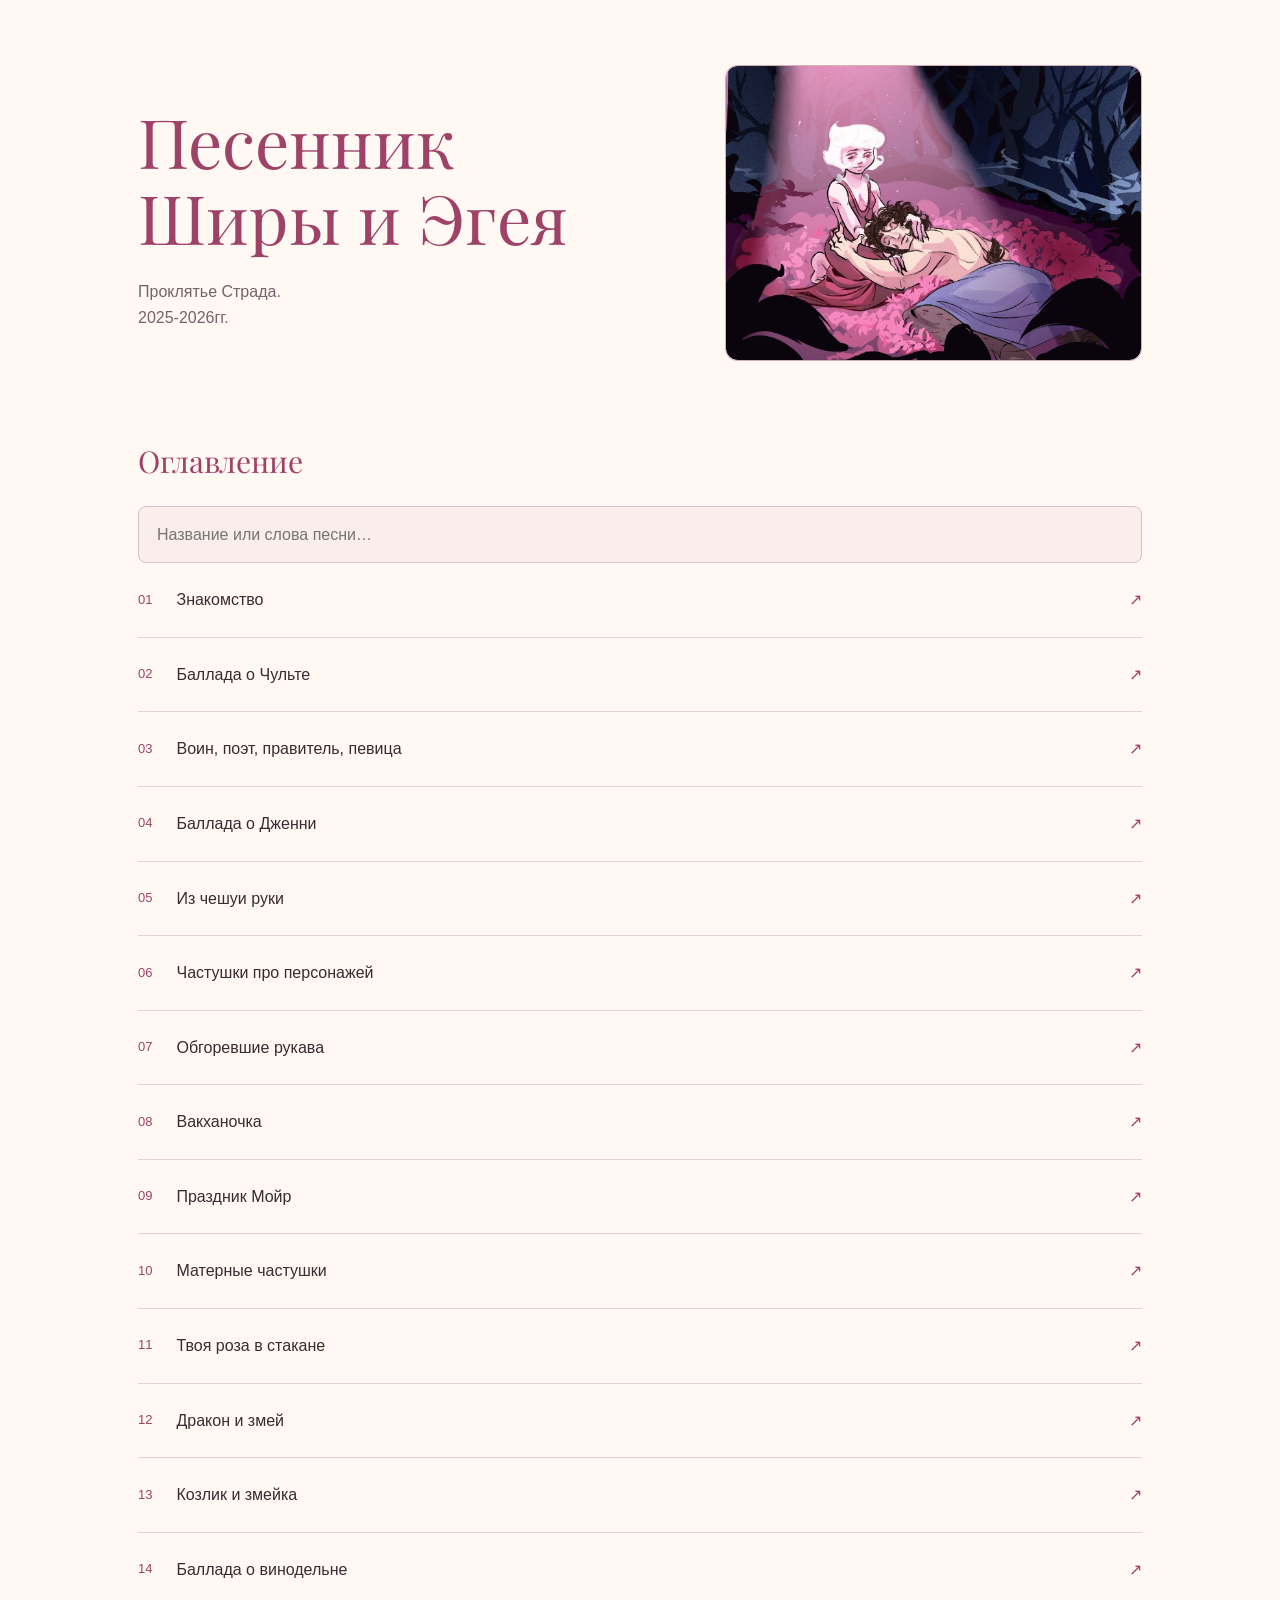
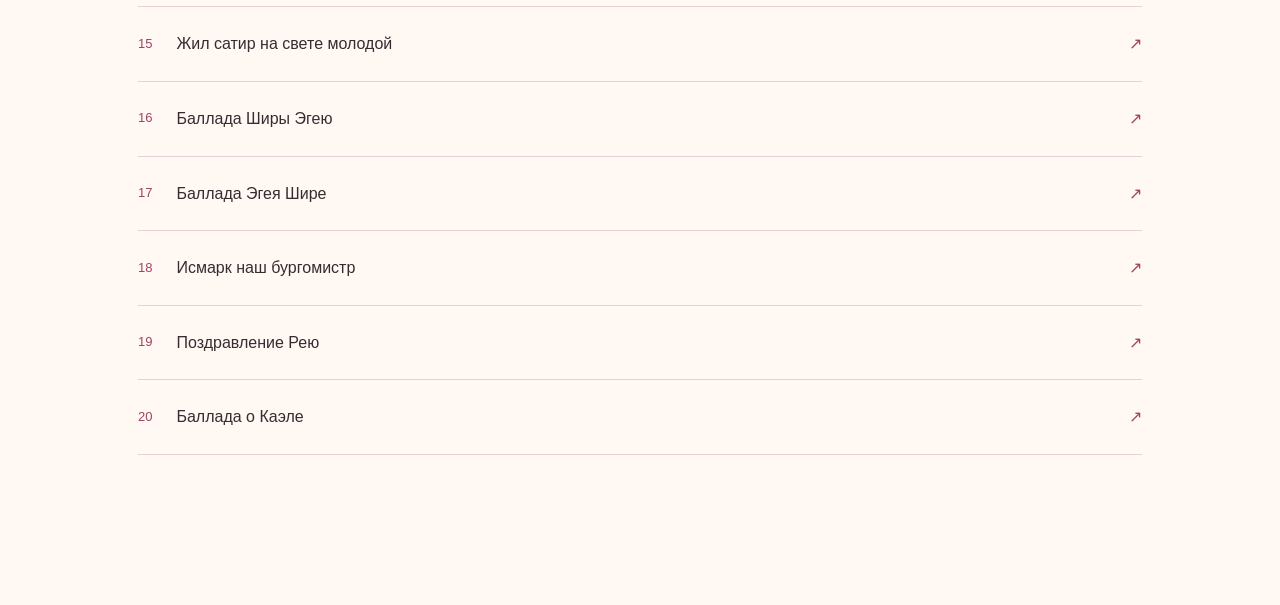
<file: index.html>
<!doctype html>
<html lang="ru">
    <head>
        <meta charset="UTF-8">
        <meta name="viewport" content="width=device-width,initial-scale=1">
        <meta name="theme-color" content="#181417">
        <title>Песенник Ширы и Эгея</title>
        <link rel="preconnect" href="https://fonts.googleapis.com"><link rel="preconnect" href="https://fonts.gstatic.com" crossorigin><link href="https://fonts.googleapis.com/css2?family=Playfair+Display:wght@400;500;600&amp;display=swap" rel="stylesheet"><link rel="stylesheet" href="style.css">
        <script src="theme.js"></script>
    </head>
    <body>
        
        <main id="app">
            
        </main>
        <script src="songs.js"></script>
        <script src="app.js"></script>
    </body>
</html>
</file>
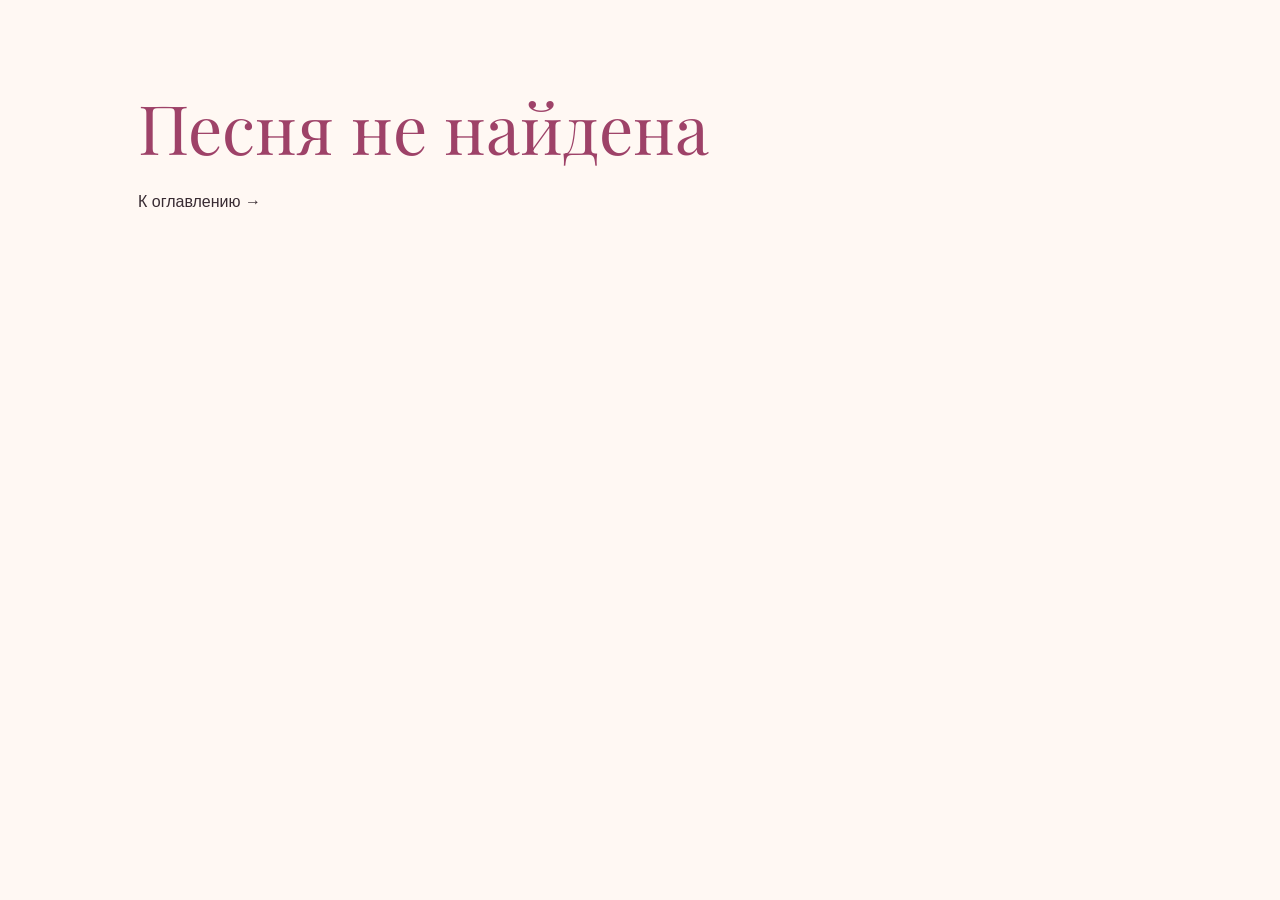
<file: song.html>
<!doctype html>
<html lang="ru">
    <head>
        <meta charset="UTF-8">
        <meta name="viewport" content="width=device-width,initial-scale=1">
        <meta name="theme-color" content="#181417">
        <title>Песенник Ширы и Эгея</title>
        <link rel="preconnect" href="https://fonts.googleapis.com"><link rel="preconnect" href="https://fonts.gstatic.com" crossorigin><link href="https://fonts.googleapis.com/css2?family=Playfair+Display:wght@400;500;600&amp;display=swap" rel="stylesheet"><link rel="stylesheet" href="style.css">
        <script src="theme.js"></script>
    </head>
    <body>
        
        <main id="app"></main>
        <script src="songs.js"></script>
        <script src="app.js"></script>
    </body>
</html>
</file>
<file: style.css>
/* Song appearance: change these values to customize chords. */
:root {
  --chord-color: #ffd0a3; /* Chord color */
  --chord-gap: 0.2em; /* Space between chords and lyrics */
}
.chord { color: var(--chord-color); }
:root{color-scheme:dark;--bg:#181417;--panel:#241d23;--text:#f4e9e5;--muted:#bfaeb6;--accent:#ffd0a3}*{box-sizing:border-box}body{margin:0;background:var(--bg);color:var(--text);font-family:Segoe UI,Arial,sans-serif;line-height:1.6}a{color:inherit;text-decoration:none}a:focus-visible,button:focus-visible,input:focus-visible{outline:2px solid var(--accent);outline-offset:5px}header{max-width:1160px;margin:auto;padding:25px 28px;border-bottom:1px solid #45343e}.brand{font-weight:600;letter-spacing:.03em}.brand span{font-weight:400;color:var(--muted);margin-left:12px}main{max-width:1060px;margin:auto;padding:65px 28px 150px}.eyebrow{color:var(--accent);font-size:12px;letter-spacing:.2em;text-transform:uppercase}h1{font-family:'Playfair Display',Georgia,serif;font-weight:400;font-size:clamp(36px,6vw,68px);line-height:1.12;margin:24px 0}p{color:var(--muted)}.hero{display:grid;grid-template-columns:1.25fr 1fr;gap:65px;align-items:center;margin-bottom:80px}.cover{min-height:310px;border:1px solid #75525f;background:radial-gradient(ellipse at 50% 110%,#694552,transparent 75%),#291e26;display:flex;flex-direction:column;justify-content:center;align-items:center;padding:35px;text-align:center;box-shadow:12px 12px 0 #261b23}.cover .symbol{font-size:55px;color:var(--accent)}.cover strong{font:32px 'Playfair Display',Georgia,serif;margin:25px 0}.cover small{letter-spacing:.22em;color:var(--muted)}h2{font:30px 'Playfair Display',Georgia,serif}input[type=search]{width:100%;padding:15px 18px;border:1px solid #58414d;background:var(--panel);border-radius:8px;font:inherit;color:var(--text)}.song-link{display:flex;gap:24px;padding:24px 0;border-bottom:1px solid #45343e;align-items:center}.song-link:hover{color:var(--accent)}.number{color:var(--muted);font-size:13px}.arrow{margin-left:auto}.back{color:var(--muted);font-size:14px}.song-title{font-size:clamp(32px,5vw,52px);max-width:800px}.note{max-width:650px}audio{width:min(100%,580px);margin:15px 0 25px}.verses{margin-top:35px}.verse{margin-bottom:42px}.line{display:flex;flex-wrap:wrap;font-family:Consolas,'Courier New',monospace;font-size:clamp(15px,2.5vw,19px);line-height:1.8}.chunk{display:inline-flex;flex-direction:column;white-space:pre}.chord{color:var(--chord-color);font-weight:700;line-height:1.3;min-height:1.3em}.toolbar{position:fixed;bottom:0;left:0;right:0;background:#241d23f5;border-top:1px solid #58414d;padding:14px max(18px,env(safe-area-inset-right)) calc(14px + env(safe-area-inset-bottom));backdrop-filter:blur(12px);display:flex;justify-content:center;gap:30px;align-items:center;flex-wrap:wrap}.group{display:flex;gap:10px;align-items:center}.label{font-size:12px;color:var(--muted)}button{min-width:42px;min-height:42px;padding:8px 12px;background:#352731;border:1px solid #75525f;border-radius:6px;color:var(--text);font:inherit;cursor:pointer}button:hover{background:#4c3543}#play{background:var(--accent);color:#291b22;min-width:130px}#shift{min-width:42px;text-align:center;font-size:14px}input[type=range]{width:110px;accent-color:var(--accent)}output{font-size:12px;min-width:60px;color:var(--muted)}.empty{padding:25px 0}@media(max-width:650px){header{padding:19px 20px}.brand span{font-size:12px}main{padding:36px 20px 210px}.hero{grid-template-columns:1fr;gap:28px;margin-bottom:45px}.cover{min-height:220px;grid-row:1}.cover strong{font-size:28px;margin:12px 0}.cover .symbol{font-size:35px}.toolbar{gap:10px 20px}.label{display:none}.group{gap:7px}.song-title{margin-top:25px}}
/* Chords are anchored to the following character; words wrap as a unit. */
.lyric-line{font-family:Consolas,'Courier New',monospace;font-size:clamp(15px,2.5vw,19px);line-height:3.1;white-space:pre-wrap}.word{display:inline-block;white-space:pre}.anchor{position:relative;display:inline-block;line-height:1.35}.anchor .chord{position:absolute;left:0;bottom:100%;margin-bottom:var(--chord-gap);white-space:nowrap;line-height:1;min-height:0;font-size:.88em;pointer-events:none}.cover{padding:0;min-height:0;overflow:hidden}.cover img{display:block;width:100%;height:auto}



/* Peach and rose accents */
:root { --rose: #f0b8ce; }
h1, h2 { color: var(--rose); }
.song-link:hover, .back:hover { color: var(--rose); }
.arrow, .number { color: var(--rose); }
.toolbar { background: #241d23f5; }
input[type=range] { accent-color: var(--rose); }
button:active { border-color: var(--rose); }

.note { font-style: italic; }

/* Theme switch and light palette */
.theme-controls { max-width:1060px; margin:0 auto; padding:16px 28px 0; display:flex; justify-content:flex-end; }
#theme-toggle { font-size:14px; border-radius:24px; padding:8px 16px; }
.theme-controls + main { padding-top:28px; }
:root[data-theme="light"] {
  color-scheme:light;
  --bg:#fff8f3;
  --panel:#f9eee9;
  --text:#382b32;
  --muted:#76616c;
  --accent:#ffcb9e;
  --rose:#9e4268;
  --chord-color:#a34c17;
}
[data-theme="light"] button { background:#f6e5eb; border-color:#d6aeba; }
[data-theme="light"] button:hover { background:#efd5df; }
[data-theme="light"] #play { background:var(--accent); color:#382b32; }
[data-theme="light"] .toolbar { background:#fff8f3f5; border-color:#dcc1ca; }
[data-theme="light"] input[type=search] { border-color:#dcc1ca; }
[data-theme="light"] .song-link { border-color:#e6cfd6; }
[data-theme="light"] .cover { border-color:#d6aeba; box-shadow:12px 12px 0 #f3dfe4; }
[data-theme="light"] :focus-visible { outline-color:var(--rose); }
@media(max-width:650px) { .theme-controls { padding:12px 20px 0; } .theme-controls + main { padding-top:24px; } }
#theme-toggle { min-height:42px; font-family:inherit; color:var(--text); background:var(--panel); border:1px solid var(--muted); cursor:pointer; }
/* Theme preference appears after all page content. */
footer.theme-controls { padding:24px 28px calc(160px + env(safe-area-inset-bottom)); justify-content:center; }
main { padding-bottom:32px; }
@media(max-width:650px) {
  main { padding-bottom:32px; }
  footer.theme-controls { padding:24px 20px calc(210px + env(safe-area-inset-bottom)); }
}
/* Leave room for the song controls after removing the theme footer. */
main { padding-bottom:150px; }
@media(max-width:650px) { main { padding-bottom:210px; } }

/* Rounded cover with a softly textured shadow. */
.cover {
  position:relative;
  overflow:visible;
  isolation:isolate;
  border:0;
  border-radius:12px;
  background:none;
  box-shadow:none;
}
.cover img { border-radius:12px; }
.cover::after {
  content:"";
  position:absolute;
  z-index:-1;
  inset:12px -7px -15px 7px;
  border-radius:16px;
  background:linear-gradient(135deg,rgba(240,184,206,.18),rgba(255,208,163,.12)),url("data:image/svg+xml,%3Csvg xmlns='http://www.w3.org/2000/svg' width='160' height='160'%3E%3Cfilter id='n'%3E%3CfeTurbulence type='fractalNoise' baseFrequency='.8' numOctaves='3' stitchTiles='stitch'/%3E%3C/filter%3E%3Cpath fill='%23fff' opacity='.2' filter='url(%23n)' d='M0 0h160v160H0z'/%3E%3C/svg%3E");
  box-shadow:0 12px 30px rgba(0,0,0,.24);
  filter:blur(2px);
  pointer-events:none;
}
[data-theme="light"] .cover { border:0; box-shadow:none; }
[data-theme="light"] .cover::after { opacity:.65; box-shadow:0 12px 30px rgba(90,46,65,.2); }

/* Cover frame without a shadow. */
.cover, [data-theme="light"] .cover {
  border:1px solid #75525f;
  box-shadow:none;
  overflow:hidden;
}
[data-theme="light"] .cover { border-color:#d6aeba; }
.cover::after { content:none; }

/* Character voices: accessible shades for each theme. */
:root {
  --character-pink: #ff79b8;
  --character-orange: #ff9b45;
}
:root[data-theme="light"] {
  --character-pink: #d62b7b;
  --character-orange: #d35400;
}
</file>
